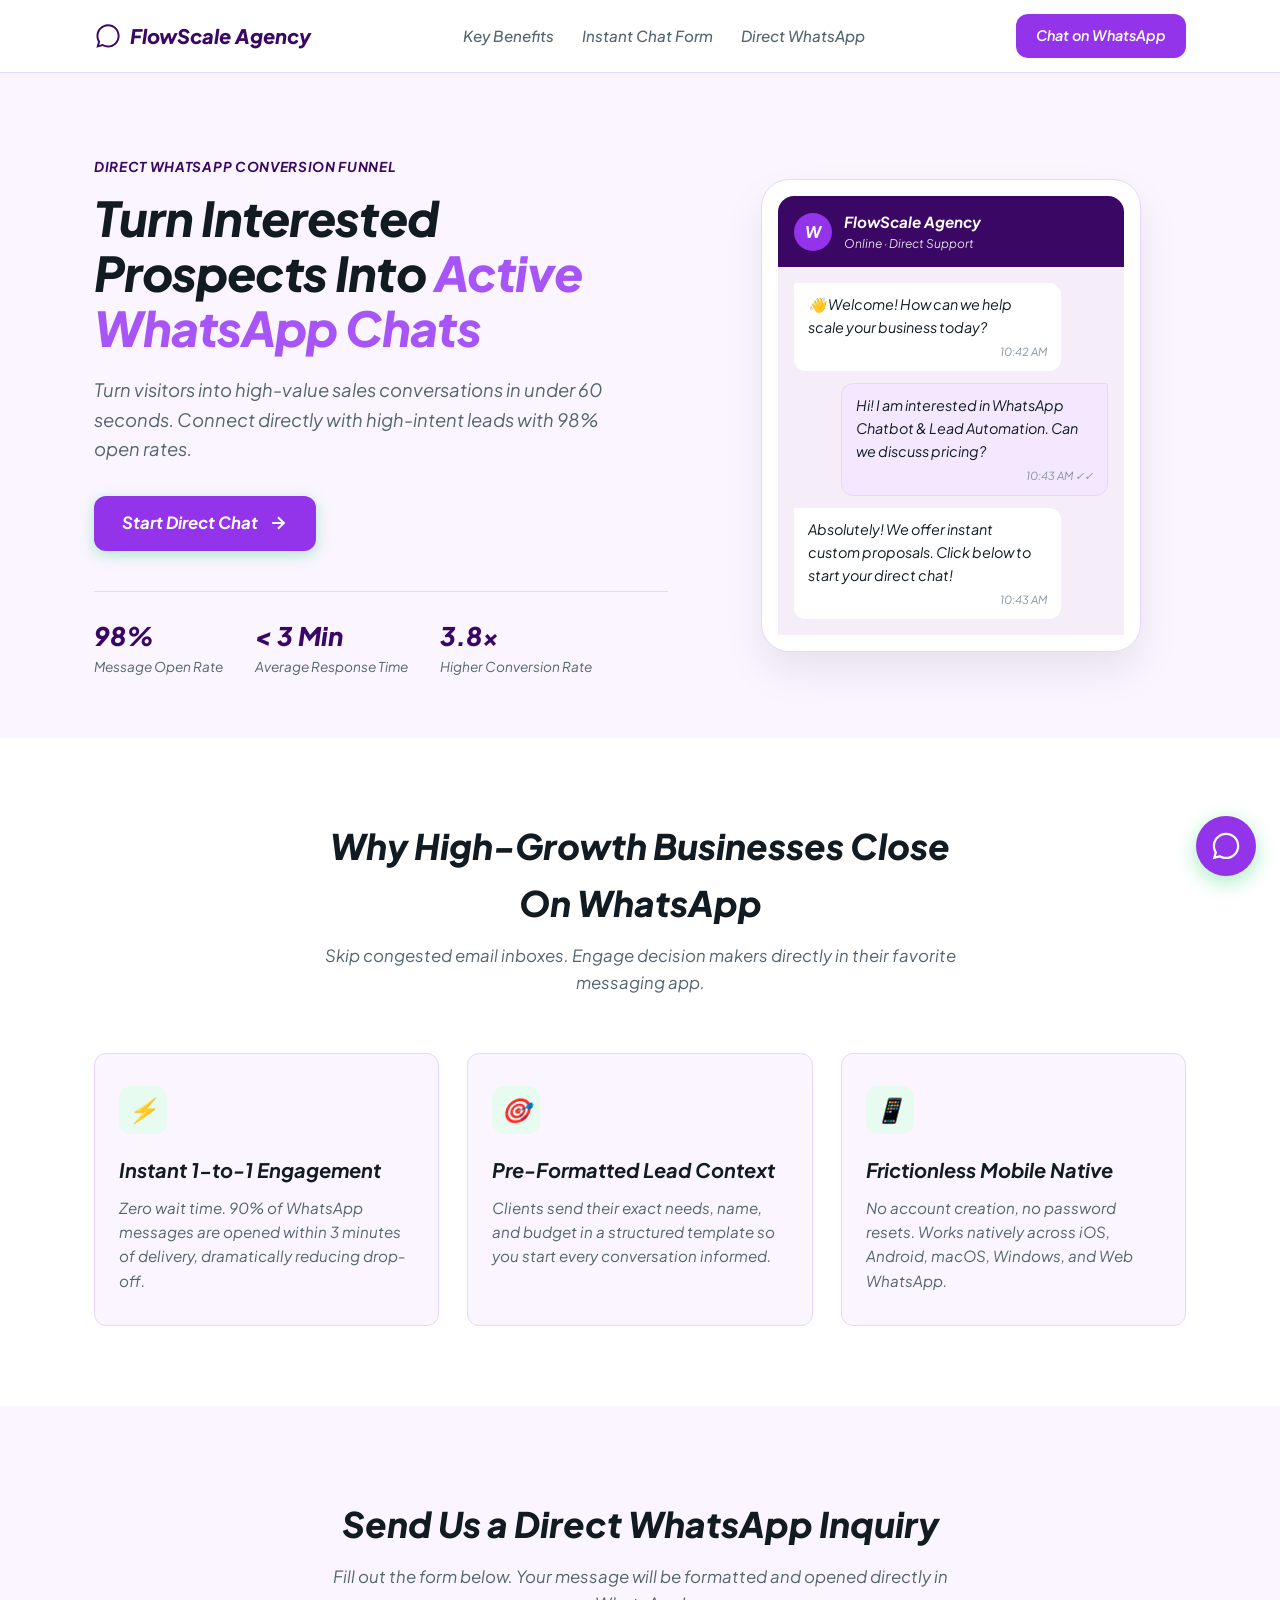
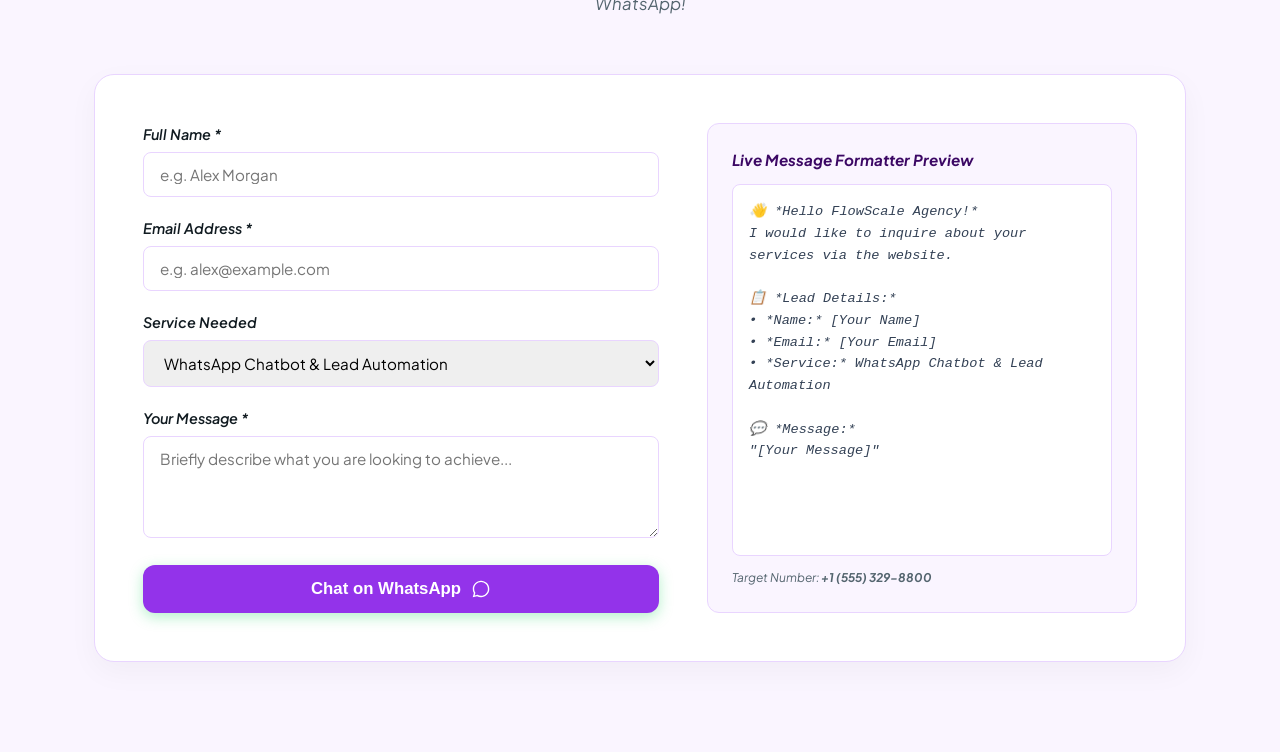
<file: public/standalone.html>
<!DOCTYPE html>
<html lang="en">
<head>
  <meta charset="UTF-8" />
  <meta name="viewport" content="width=device-width, initial-scale=1.0" />
  <title>FlowScale Agency – Direct WhatsApp Chat & Lead Capture</title>
  <link rel="preconnect" href="https://fonts.googleapis.com">
  <link rel="preconnect" href="https://fonts.gstatic.com" crossorigin>
  <link href="https://fonts.googleapis.com/css2?family=Plus+Jakarta+Sans:ital,wght@0,400;0,500;0,600;0,700;0,800;1,400;1,500;1,600;1,700;1,800&display=swap" rel="stylesheet">
  <style>
    :root {
      --wa-emerald: #9333EA;
      --wa-emerald-hover: #7E22CE;
      --wa-teal-dark: #3B0764;
      --wa-teal-mid: #A855F7;
      --wa-bg-light: #FAF5FF;
      --wa-chat-bg: #F5EEF8;
      --wa-text-dark: #111B21;
      --wa-text-muted: #54656F;
      --wa-border: #E9D5FF;
      --wa-bubble-lead: #F3E8FF;
      --wa-bubble-border: #E9D5FF;
      --radius: 12px;
    }
    * { box-sizing: border-box; margin: 0; padding: 0; }
    body {
      font-family: 'Plus Jakarta Sans', -apple-system, sans-serif;
      font-style: italic;
      background-color: var(--wa-bg-light);
      color: var(--wa-text-dark);
      line-height: 1.6;
    }
    .container { max-width: 1140px; margin: 0 auto; padding: 0 24px; }
    
    /* Top Bar */
    header {
      background: #FFFFFF;
      border-bottom: 1px solid var(--wa-border);
      position: sticky;
      top: 0;
      z-index: 100;
    }
    .nav-wrap {
      display: flex;
      align-items: center;
      justify-content: space-between;
      height: 72px;
    }
    .brand {
      font-size: 1.25rem;
      font-weight: 800;
      color: var(--wa-teal-dark);
      text-decoration: none;
      display: flex;
      align-items: center;
      gap: 8px;
    }
    .nav-links { display: flex; gap: 28px; list-style: none; }
    .nav-links a {
      text-decoration: none;
      color: var(--wa-text-muted);
      font-size: 0.95rem;
      font-weight: 500;
      transition: color 0.15s;
    }
    .nav-links a:hover { color: var(--wa-teal-dark); }
    .btn-wa-header {
      background: var(--wa-emerald);
      color: #FFFFFF;
      padding: 10px 20px;
      border-radius: var(--radius);
      text-decoration: none;
      font-weight: 600;
      font-size: 0.9rem;
      display: inline-flex;
      align-items: center;
      gap: 8px;
      transition: opacity 0.2s;
    }
    .btn-wa-header:hover { opacity: 0.92; }

    /* Hero Section */
    .hero {
      padding: 80px 0 60px;
    }
    .hero-grid {
      display: grid;
      grid-template-columns: 1.1fr 0.9fr;
      gap: 48px;
      align-items: center;
    }
    .hero-tag {
      display: inline-block;
      color: var(--wa-teal-dark);
      font-weight: 700;
      font-size: 0.85rem;
      letter-spacing: 0.05em;
      text-transform: uppercase;
      margin-bottom: 12px;
    }
    .hero-title {
      font-size: 3rem;
      line-height: 1.15;
      font-weight: 800;
      letter-spacing: -0.02em;
      color: var(--wa-text-dark);
      margin-bottom: 20px;
      text-wrap: balance;
    }
    .hero-title span { color: var(--wa-teal-mid); }
    .hero-sub {
      font-size: 1.15rem;
      color: var(--wa-text-muted);
      margin-bottom: 32px;
      max-width: 520px;
    }
    .hero-actions { display: flex; gap: 16px; align-items: center; margin-bottom: 40px; }
    .btn-primary {
      background: var(--wa-emerald);
      color: #FFFFFF;
      padding: 14px 28px;
      border-radius: var(--radius);
      font-weight: 700;
      font-size: 1.05rem;
      text-decoration: none;
      display: inline-flex;
      align-items: center;
      gap: 10px;
      box-shadow: 0 4px 14px rgba(37, 211, 102, 0.35);
      border: none;
      cursor: pointer;
      transition: transform 0.15s, box-shadow 0.15s;
    }
    .btn-primary:hover {
      transform: translateY(-2px);
      box-shadow: 0 6px 20px rgba(37, 211, 102, 0.45);
    }
    .hero-stats {
      display: flex;
      gap: 32px;
      border-top: 1px solid var(--wa-border);
      padding-top: 24px;
    }
    .stat-val { font-size: 1.6rem; font-weight: 800; color: var(--wa-teal-dark); }
    .stat-lbl { font-size: 0.85rem; color: var(--wa-text-muted); }

    /* Phone Mockup */
    .mockup-wrapper {
      background: #FFFFFF;
      border-radius: 28px;
      padding: 16px;
      box-shadow: 0 20px 40px rgba(0,0,0,0.08);
      border: 1px solid var(--wa-border);
      max-width: 380px;
      margin: 0 auto;
    }
    .mockup-header {
      background: var(--wa-teal-dark);
      color: #FFFFFF;
      border-radius: 16px 16px 0 0;
      padding: 14px 16px;
      display: flex;
      align-items: center;
      gap: 12px;
    }
    .avatar { width: 38px; height: 38px; border-radius: 50%; background: var(--wa-emerald); display: flex; align-items: center; justify-content: center; font-weight: bold; color: white; }
    .mockup-chat {
      background: var(--wa-chat-bg);
      padding: 16px;
      min-height: 280px;
      display: flex;
      flex-direction: column;
      gap: 12px;
    }
    .bubble {
      padding: 10px 14px;
      border-radius: 12px;
      font-size: 0.9rem;
      max-width: 85%;
      position: relative;
    }
    .bubble-in { background: #FFFFFF; align-self: flex-start; border-top-left-radius: 2px; }
    .bubble-out { background: var(--wa-bubble-lead); border: 1px solid var(--wa-bubble-border); align-self: flex-end; border-top-right-radius: 2px; }
    .bubble-time { font-size: 0.7rem; color: #8696A0; text-align: right; margin-top: 4px; }

    /* Features Section */
    .features { padding: 80px 0; background: #FFFFFF; }
    .section-head { text-align: center; max-width: 650px; margin: 0 auto 56px; }
    .section-head h2 { font-size: 2.2rem; font-weight: 800; margin-bottom: 12px; }
    .section-head p { color: var(--wa-text-muted); font-size: 1.05rem; }
    .features-grid { display: grid; grid-template-columns: repeat(3, 1fr); gap: 28px; }
    .feature-card {
      background: var(--wa-bg-light);
      border: 1px solid var(--wa-border);
      border-radius: var(--radius);
      padding: 32px 24px;
      transition: transform 0.2s, border-color 0.2s;
    }
    .feature-card:hover {
      transform: translateY(-4px);
      border-color: var(--wa-emerald);
    }
    .feature-icon {
      width: 48px;
      height: 48px;
      border-radius: 12px;
      background: #E8FBF0;
      color: var(--wa-emerald);
      display: flex;
      align-items: center;
      justify-content: center;
      font-size: 1.5rem;
      margin-bottom: 20px;
    }
    .feature-card h3 { font-size: 1.25rem; font-weight: 700; margin-bottom: 10px; }
    .feature-card p { font-size: 0.95rem; color: var(--wa-text-muted); line-height: 1.6; }

    /* Lead Form Section */
    .form-section { padding: 90px 0; }
    .form-container {
      background: #FFFFFF;
      border: 1px solid var(--wa-border);
      border-radius: 20px;
      padding: 48px;
      box-shadow: 0 10px 30px rgba(0,0,0,0.04);
      display: grid;
      grid-template-columns: 1.2fr 1fr;
      gap: 48px;
    }
    .form-group { margin-bottom: 20px; }
    .form-group label {
      display: block;
      font-size: 0.9rem;
      font-weight: 600;
      margin-bottom: 6px;
      color: var(--wa-text-dark);
    }
    .form-control {
      width: 100%;
      padding: 12px 16px;
      font-size: 0.95rem;
      border: 1px solid var(--wa-border);
      border-radius: 8px;
      font-family: inherit;
      transition: border-color 0.2s, box-shadow 0.2s;
    }
    .form-control:focus {
      outline: none;
      border-color: var(--wa-emerald);
      box-shadow: 0 0 0 3px rgba(37, 211, 102, 0.15);
    }
    .error-msg { color: #E53E3E; font-size: 0.8rem; margin-top: 4px; display: none; }
    .form-control.is-invalid { border-color: #E53E3E; }
    .form-control.is-invalid + .error-msg { display: block; }
    
    /* Live Preview Box */
    .preview-box {
      background: var(--wa-bg-light);
      border: 1px solid var(--wa-border);
      border-radius: var(--radius);
      padding: 24px;
      display: flex;
      flex-direction: column;
    }
    .preview-title { font-size: 0.95rem; font-weight: 700; margin-bottom: 12px; color: var(--wa-teal-dark); }
    .preview-content {
      background: #FFFFFF;
      border: 1px solid var(--wa-border);
      border-radius: 8px;
      padding: 16px;
      font-size: 0.85rem;
      white-space: pre-wrap;
      flex-grow: 1;
      font-family: monospace;
      color: #334155;
    }

    /* Floating WhatsApp Widget */
    .floating-wa-btn {
      position: fixed;
      bottom: 24px;
      right: 24px;
      width: 60px;
      height: 60px;
      border-radius: 50%;
      background: var(--wa-emerald);
      color: #FFFFFF;
      display: flex;
      align-items: center;
      justify-content: center;
      box-shadow: 0 6px 20px rgba(37, 211, 102, 0.4);
      cursor: pointer;
      z-index: 999;
      border: none;
      animation: pulse-ring 2s infinite;
      transition: transform 0.2s;
    }
    .floating-wa-btn:hover { transform: scale(1.08); }
    @keyframes pulse-ring {
      0% { box-shadow: 0 0 0 0 rgba(37, 211, 102, 0.6); }
      70% { box-shadow: 0 0 0 16px rgba(37, 211, 102, 0); }
      100% { box-shadow: 0 0 0 0 rgba(37, 211, 102, 0); }
    }

    /* Floating Chat Drawer */
    .wa-chat-drawer {
      position: fixed;
      bottom: 96px;
      right: 24px;
      width: 320px;
      background: #FFFFFF;
      border-radius: 16px;
      box-shadow: 0 12px 36px rgba(0,0,0,0.18);
      overflow: hidden;
      display: none;
      z-index: 1000;
      border: 1px solid var(--wa-border);
    }
    .wa-chat-drawer.open { display: block; animation: slideUp 0.25s ease-out; }
    @keyframes slideUp {
      from { opacity: 0; transform: translateY(12px); }
      to { opacity: 1; transform: translateY(0); }
    }
    .drawer-header {
      background: var(--wa-teal-dark);
      color: white;
      padding: 16px;
      display: flex;
      justify-content: space-between;
      align-items: center;
    }
    .drawer-body { padding: 16px; background: var(--wa-chat-bg); }
    .drawer-footer { padding: 12px; background: white; border-top: 1px solid var(--wa-border); }

    /* Responsive */
    @media (max-width: 900px) {
      .hero-grid { grid-template-columns: 1fr; text-align: center; }
      .hero-actions { justify-content: center; }
      .hero-stats { justify-content: center; }
      .features-grid { grid-template-columns: 1fr; }
      .form-container { grid-template-columns: 1fr; padding: 24px; }
      .nav-links { display: none; }
      .hero-title { font-size: 2.3rem; }
    }
  </style>
</head>
<body>

  <!-- Top Bar -->
  <header>
    <div class="container nav-wrap">
      <a href="#" class="brand">
        <svg width="28" height="28" viewBox="0 0 24 24" fill="currentColor">
          <path d="M12.04 2C6.58 2 2.13 6.45 2.13 11.91C2.13 13.66 2.59 15.36 3.45 16.86L2.05 22L7.3 20.62C8.75 21.41 10.38 21.83 12.04 21.83C17.5 21.83 21.95 17.38 21.95 11.92C21.95 9.27 20.92 6.78 19.05 4.91C17.18 3.03 14.69 2 12.04 2M12.05 3.67C14.25 3.67 16.31 4.53 17.87 6.09C19.42 7.65 20.28 9.72 20.28 11.92C20.28 16.46 16.58 20.15 12.04 20.15C10.56 20.15 9.11 19.76 7.85 19L7.55 18.83L4.43 19.65L5.26 16.61L5.06 16.29C4.24 15 3.8 13.47 3.8 11.91C3.81 7.37 7.5 3.67 12.05 3.67Z"/>
        </svg>
        FlowScale Agency
      </a>
      <ul class="nav-links">
        <li><a href="#features">Key Benefits</a></li>
        <li><a href="#lead-form">Instant Chat Form</a></li>
        <li><a href="#contact">Direct WhatsApp</a></li>
      </ul>
      <a href="https://wa.me/15553298800?text=Hello%20FlowScale%20Agency%2C%20I'd%20like%20to%20learn%20more%20about%20your%20services!" target="_blank" rel="noopener noreferrer" class="btn-wa-header">
        Chat on WhatsApp
      </a>
    </div>
  </header>

  <!-- Hero Section -->
  <section class="hero">
    <div class="container hero-grid">
      <div>
        <span class="hero-tag">Direct WhatsApp Conversion Funnel</span>
        <h1 class="hero-title">Turn Interested Prospects Into <span>Active WhatsApp Chats</span></h1>
        <p class="hero-sub">Turn visitors into high-value sales conversations in under 60 seconds. Connect directly with high-intent leads with 98% open rates.</p>
        <div class="hero-actions">
          <a href="#lead-form" class="btn-primary">
            Start Direct Chat
            <svg width="20" height="20" viewBox="0 0 24 24" fill="none" stroke="currentColor" stroke-width="2.5">
              <path d="M5 12h14M12 5l7 7-7 7"/>
            </svg>
          </a>
        </div>
        <div class="hero-stats">
          <div>
            <div class="stat-val">98%</div>
            <div class="stat-lbl">Message Open Rate</div>
          </div>
          <div>
            <div class="stat-val">&lt; 3 Min</div>
            <div class="stat-lbl">Average Response Time</div>
          </div>
          <div>
            <div class="stat-val">3.8x</div>
            <div class="stat-lbl">Higher Conversion Rate</div>
          </div>
        </div>
      </div>

      <!-- Hero Visual Phone Mockup -->
      <div class="mockup-wrapper">
        <div class="mockup-header">
          <div class="avatar">W</div>
          <div>
            <div style="font-weight:700;font-size:0.95rem;">FlowScale Agency</div>
            <div style="font-size:0.75rem;opacity:0.85;">Online · Direct Support</div>
          </div>
        </div>
        <div class="mockup-chat">
          <div class="bubble bubble-in">
            👋 Welcome! How can we help scale your business today?
            <div class="bubble-time">10:42 AM</div>
          </div>
          <div class="bubble bubble-out">
            Hi! I am interested in WhatsApp Chatbot & Lead Automation. Can we discuss pricing?
            <div class="bubble-time">10:43 AM ✓✓</div>
          </div>
          <div class="bubble bubble-in">
            Absolutely! We offer instant custom proposals. Click below to start your direct chat!
            <div class="bubble-time">10:43 AM</div>
          </div>
        </div>
      </div>
    </div>
  </section>

  <!-- Features Section -->
  <section id="features" class="features">
    <div class="container">
      <div class="section-head">
        <h2>Why High-Growth Businesses Close On WhatsApp</h2>
        <p>Skip congested email inboxes. Engage decision makers directly in their favorite messaging app.</p>
      </div>

      <div class="features-grid">
        <div class="feature-card">
          <div class="feature-icon">⚡</div>
          <h3>Instant 1-to-1 Engagement</h3>
          <p>Zero wait time. 90% of WhatsApp messages are opened within 3 minutes of delivery, dramatically reducing drop-off.</p>
        </div>
        <div class="feature-card">
          <div class="feature-icon">🎯</div>
          <h3>Pre-Formatted Lead Context</h3>
          <p>Clients send their exact needs, name, and budget in a structured template so you start every conversation informed.</p>
        </div>
        <div class="feature-card">
          <div class="feature-icon">📱</div>
          <h3>Frictionless Mobile Native</h3>
          <p>No account creation, no password resets. Works natively across iOS, Android, macOS, Windows, and Web WhatsApp.</p>
        </div>
      </div>
    </div>
  </section>

  <!-- Interactive WhatsApp Lead Form -->
  <section id="lead-form" class="form-section">
    <div class="container">
      <div class="section-head">
        <h2>Send Us a Direct WhatsApp Inquiry</h2>
        <p>Fill out the form below. Your message will be formatted and opened directly in WhatsApp!</p>
      </div>

      <div class="form-container">
        <!-- Form Inputs -->
        <form id="whatsappForm" novalidate>
          <div class="form-group">
            <label for="userName">Full Name *</label>
            <input type="text" id="userName" class="form-control" placeholder="e.g. Alex Morgan" required />
            <div class="error-msg">Please enter your name</div>
          </div>

          <div class="form-group">
            <label for="userEmail">Email Address *</label>
            <input type="email" id="userEmail" class="form-control" placeholder="e.g. alex@example.com" required />
            <div class="error-msg">Please enter a valid email address</div>
          </div>

          <div class="form-group">
            <label for="userService">Service Needed</label>
            <select id="userService" class="form-control">
              <option value="WhatsApp Chatbot & Lead Automation">WhatsApp Chatbot & Lead Automation</option>
              <option value="Digital Marketing & Paid Acquisition">Digital Marketing & Paid Acquisition</option>
              <option value="E-commerce Conversational Sales">E-commerce Conversational Sales</option>
              <option value="VIP Concierge & Custom Support">VIP Concierge & Custom Support</option>
            </select>
          </div>

          <div class="form-group">
            <label for="userMessage">Your Message *</label>
            <textarea id="userMessage" class="form-control" rows="4" placeholder="Briefly describe what you are looking to achieve..." required></textarea>
            <div class="error-msg">Please enter your message</div>
          </div>

          <button type="submit" class="btn-primary" style="width: 100%; justify-content: center;">
            Chat on WhatsApp
            <svg width="20" height="20" viewBox="0 0 24 24" fill="currentColor">
              <path d="M12.04 2C6.58 2 2.13 6.45 2.13 11.91C2.13 13.66 2.59 15.36 3.45 16.86L2.05 22L7.3 20.62C8.75 21.41 10.38 21.83 12.04 21.83C17.5 21.83 21.95 17.38 21.95 11.92C21.95 9.27 20.92 6.78 19.05 4.91C17.18 3.03 14.69 2 12.04 2M12.05 3.67C14.25 3.67 16.31 4.53 17.87 6.09C19.42 7.65 20.28 9.72 20.28 11.92C20.28 16.46 16.58 20.15 12.04 20.15C10.56 20.15 9.11 19.76 7.85 19L7.55 18.83L4.43 19.65L5.26 16.61L5.06 16.29C4.24 15 3.8 13.47 3.8 11.91C3.81 7.37 7.5 3.67 12.05 3.67Z"/>
            </svg>
          </button>
        </form>

        <!-- Live Message Preview Box -->
        <div class="preview-box">
          <div class="preview-title">Live Message Formatter Preview</div>
          <div id="messagePreview" class="preview-content"></div>
          <div style="font-size:0.75rem; color:var(--wa-text-muted); margin-top:12px;">
            Target Number: <strong>+1 (555) 329-8800</strong>
          </div>
        </div>
      </div>
    </div>
  </section>

  <!-- Floating WhatsApp Button -->
  <button id="floatingWaBtn" class="floating-wa-btn" aria-label="Open WhatsApp Chat">
    <svg width="32" height="32" viewBox="0 0 24 24" fill="currentColor">
      <path d="M12.04 2C6.58 2 2.13 6.45 2.13 11.91C2.13 13.66 2.59 15.36 3.45 16.86L2.05 22L7.3 20.62C8.75 21.41 10.38 21.83 12.04 21.83C17.5 21.83 21.95 17.38 21.95 11.92C21.95 9.27 20.92 6.78 19.05 4.91C17.18 3.03 14.69 2 12.04 2M12.05 3.67C14.25 3.67 16.31 4.53 17.87 6.09C19.42 7.65 20.28 9.72 20.28 11.92C20.28 16.46 16.58 20.15 12.04 20.15C10.56 20.15 9.11 19.76 7.85 19L7.55 18.83L4.43 19.65L5.26 16.61L5.06 16.29C4.24 15 3.8 13.47 3.8 11.91C3.81 7.37 7.5 3.67 12.05 3.67Z"/>
    </svg>
  </button>

  <!-- Floating Drawer -->
  <div id="waChatDrawer" class="wa-chat-drawer">
    <div class="drawer-header">
      <div>
        <div style="font-weight:700;font-size:0.9rem;">FlowScale Agency</div>
        <div style="font-size:0.75rem;opacity:0.9;">Typically replies in minutes</div>
      </div>
      <button id="closeDrawer" style="background:none;border:none;color:white;cursor:pointer;font-size:1.2rem;">&times;</button>
    </div>
    <div class="drawer-body">
      <div class="bubble bubble-in" style="font-size:0.85rem;">
        👋 Hi there! Need quick guidance or pricing? Tap below to chat directly with us on WhatsApp.
      </div>
    </div>
    <div class="drawer-footer">
      <a href="https://wa.me/15553298800?text=Hello%20FlowScale%20Agency%2C%20I'm%20visiting%20your%20website%20and%20have%20a%20quick%20question!" target="_blank" rel="noopener noreferrer" class="btn-primary" style="width:100%;font-size:0.9rem;padding:10px;justify-content:center;">
        Start Instant Chat
      </a>
    </div>
  </div>

  <!-- JavaScript -->
  <script>
    (function() {
      const WHATSAPP_PHONE = "15553298800";
      const BUSINESS_NAME = "FlowScale Agency";

      const form = document.getElementById('whatsappForm');
      const nameInput = document.getElementById('userName');
      const emailInput = document.getElementById('userEmail');
      const serviceSelect = document.getElementById('userService');
      const messageInput = document.getElementById('userMessage');
      const previewBox = document.getElementById('messagePreview');
      const floatingBtn = document.getElementById('floatingWaBtn');
      const chatDrawer = document.getElementById('waChatDrawer');
      const closeDrawer = document.getElementById('closeDrawer');

      // Update live preview
      function updatePreview() {
        const name = nameInput.value.trim() || "[Your Name]";
        const email = emailInput.value.trim() || "[Your Email]";
        const service = serviceSelect.value;
        const msg = messageInput.value.trim() || "[Your Message]";

        const previewText = 
          "👋 *Hello " + BUSINESS_NAME + "!*\n" +
          "I would like to inquire about your services via the website.\n\n" +
          "📋 *Lead Details:*\n" +
          "• *Name:* " + name + "\n" +
          "• *Email:* " + email + "\n" +
          "• *Service:* " + service + "\n\n" +
          "💬 *Message:*\n" +
          '"' + msg + '"';

        previewBox.textContent = previewText;
      }

      [nameInput, emailInput, serviceSelect, messageInput].forEach(el => {
        el.addEventListener('input', updatePreview);
      });
      updatePreview();

      // Form validation & WhatsApp Redirection
      form.addEventListener('submit', function(e) {
        e.preventDefault();
        let isValid = true;

        [nameInput, emailInput, messageInput].forEach(input => {
          if (!input.value.trim()) {
            input.classList.add('is-invalid');
            isValid = false;
          } else {
            input.classList.remove('is-invalid');
          }
        });

        // Basic email check
        if (emailInput.value.trim() && !/\S+@\S+\.\S+/.test(emailInput.value)) {
          emailInput.classList.add('is-invalid');
          isValid = false;
        }

        if (!isValid) return;

        const formattedMessage = 
          "👋 *Hello " + BUSINESS_NAME + "!*\n" +
          "I would like to inquire about your services via the website.\n\n" +
          "📋 *Lead Details:*\n" +
          "• *Name:* " + nameInput.value.trim() + "\n" +
          "• *Email:* " + emailInput.value.trim() + "\n" +
          "• *Service:* " + serviceSelect.value + "\n\n" +
          "💬 *Message:*\n" +
          '"' + messageInput.value.trim() + '"';

        const encodedMessage = encodeURIComponent(formattedMessage);
        const waUrl = "https://wa.me/" + WHATSAPP_PHONE + "?text=" + encodedMessage;

        window.open(waUrl, '_blank', 'noopener,noreferrer');
      });

      // Floating Widget Toggle
      floatingBtn.addEventListener('click', function() {
        chatDrawer.classList.toggle('open');
      });

      closeDrawer.addEventListener('click', function() {
        chatDrawer.classList.remove('open');
      });
    })();
  </script>
</body>
</html>
</file>
